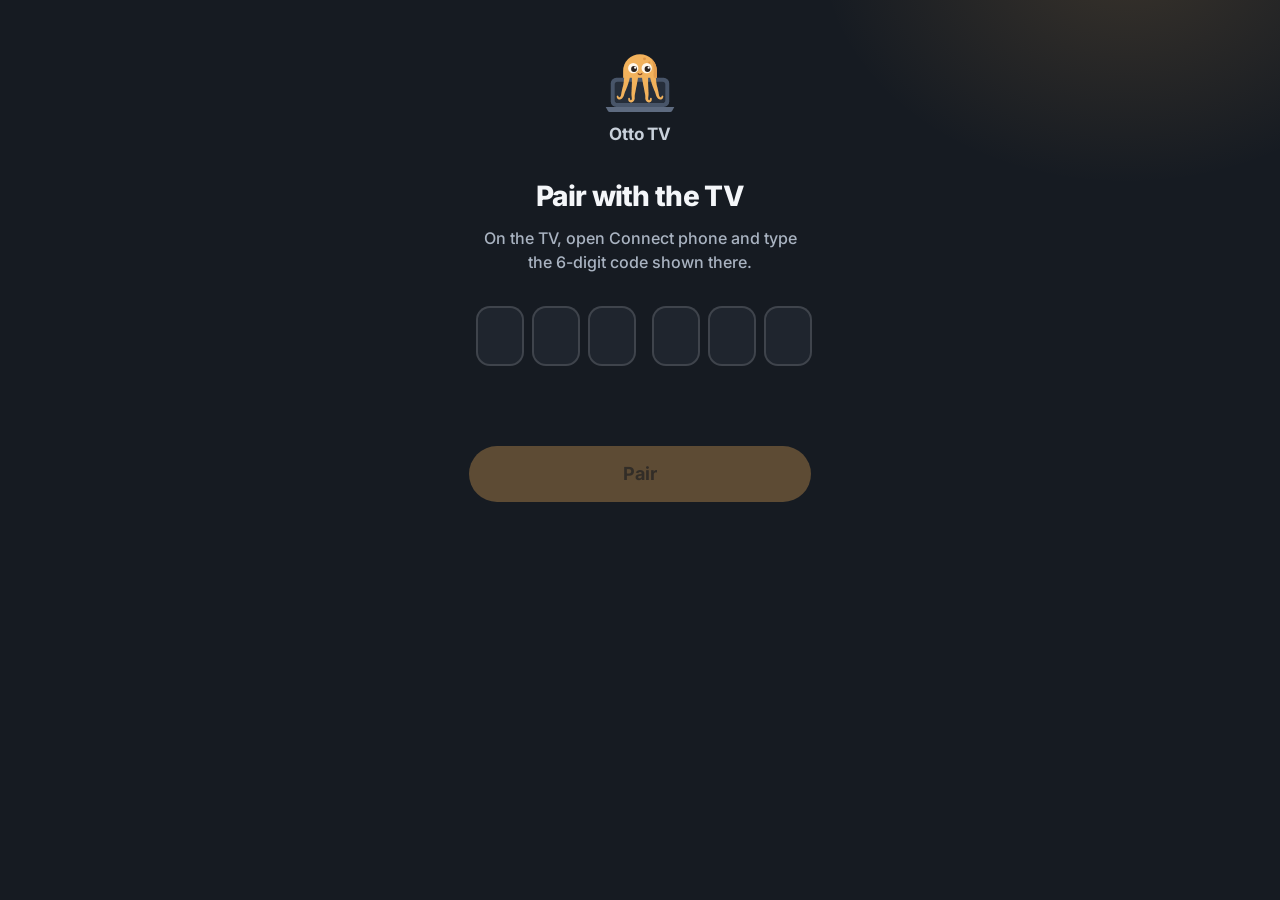
<file: remote/web/static/index.html>
<!doctype html>
<html lang="en">
<head>
<meta charset="utf-8">
<meta name="viewport" content="width=device-width, initial-scale=1, viewport-fit=cover, user-scalable=no">
<meta name="theme-color" content="#161B22">
<meta name="apple-mobile-web-app-capable" content="yes">
<meta name="mobile-web-app-capable" content="yes">
<meta name="apple-mobile-web-app-status-bar-style" content="black-translucent">
<meta name="apple-mobile-web-app-title" content="Otto TV">
<title>Otto TV</title>
<link rel="manifest" href="manifest.webmanifest">
<link rel="icon" href="icon.svg" type="image/svg+xml">
<link rel="apple-touch-icon" href="icon-180.png">
<link rel="stylesheet" href="remote.css">
<script src="remote.js" defer></script>
</head>
<body>

<!-- Pairing: shown until this phone has the TV's token. -->
<main id="pair" class="screen pair" hidden>
  <img class="pair-logo" src="icon.svg" alt="" width="72" height="72">
  <p class="pair-brand">Otto TV</p>
  <h1 data-t="pairTitle">Pair with the TV</h1>
  <p class="pair-hint" data-t="pairHint">On the TV, open Connect phone and type the 6-digit code shown there.</p>
  <form id="pair-form" autocomplete="off">
    <label class="boxes" id="boxes">
      <span class="visually-hidden" data-t="pinLabel">6-digit code</span>
      <span class="box" aria-hidden="true"></span><span class="box" aria-hidden="true"></span><span class="box" aria-hidden="true"></span>
      <span class="box gap" aria-hidden="true"></span><span class="box" aria-hidden="true"></span><span class="box" aria-hidden="true"></span>
      <input id="pin" name="pin" type="text" inputmode="numeric" pattern="[0-9]*" maxlength="6"
             autocomplete="one-time-code" required>
    </label>
    <div class="pair-error-slot">
      <p id="pair-error" class="pair-error" role="alert" hidden>
        <svg viewBox="0 0 24 24" aria-hidden="true"><path id="pair-error-icon" d=""/></svg>
        <span id="pair-error-text"></span>
      </p>
    </div>
    <button id="pair-btn" class="pair-btn" type="submit" data-t="pairButton" aria-disabled="true">Pair</button>
  </form>
</main>

<!-- The remote itself. -->
<main id="remote" class="screen remote" hidden>
  <header class="top">
    <div class="tv">
      <img src="icon.svg" alt="" width="30" height="30">
      <span id="tv-name">Otto TV</span>
      <span id="status-dot" class="dot" aria-hidden="true"></span>
      <span id="status-text" class="visually-hidden"></span>
    </div>
    <div class="top-actions">
      <!-- Shown when the TV runs on a laptop: turns its own screen dark. -->
      <button id="laptop-btn" class="chip" aria-pressed="false" hidden>
        <svg viewBox="0 0 24 24" aria-hidden="true"><path id="laptop-icon" d="M4 5h16v11H4z M2 19.5h20"/></svg>
        <span id="laptop-text" data-t="screenOn">Screen on</span>
      </button>
      <button class="round-btn" data-key="power" data-t-label="power" aria-label="Sleep">
        <svg viewBox="0 0 24 24" aria-hidden="true"><path d="M20 14.5A8 8 0 1 1 9.5 4a6.5 6.5 0 0 0 10.5 10.5z"/></svg>
      </button>
    </div>
  </header>

  <div id="reconnecting" class="banner warn" role="status" hidden>
    <svg viewBox="0 0 24 24" aria-hidden="true"><path d="M20 11a8 8 0 0 0-14.3-4.9L4 8 M4 4v4h4 M4 13a8 8 0 0 0 14.3 4.9L20 16 M20 20v-4h-4"/></svg>
    <span data-t="reconnecting">Reconnecting…</span>
  </div>
  <div id="down" class="banner down" role="alert" hidden>
    <svg viewBox="0 0 24 24" aria-hidden="true"><path class="faint" d="M2.5 9a14 14 0 0 1 19 0 M5.5 12.5a9.5 9.5 0 0 1 13 0 M8.8 16a5 5 0 0 1 6.4 0"/><path d="M12 19.5h.01 M4 3.5l16 17"/></svg>
    <span data-t="noInput">The TV can’t receive commands right now</span>
  </div>

  <div id="body" class="body">
    <!-- Mode: remote -->
    <section id="mode-buttons" class="mode control">
      <div class="dpad" role="group" data-t-label="dpad" aria-label="Directional pad">
        <button class="arrow up" data-key="up" data-hold data-t-label="up" aria-label="Up"><svg viewBox="0 0 24 24" aria-hidden="true"><path d="M6 15l6-6 6 6"/></svg></button>
        <button class="arrow right" data-key="right" data-hold data-t-label="right" aria-label="Right"><svg viewBox="0 0 24 24" aria-hidden="true"><path d="M9 6l6 6-6 6"/></svg></button>
        <button class="arrow down" data-key="down" data-hold data-t-label="down" aria-label="Down"><svg viewBox="0 0 24 24" aria-hidden="true"><path d="M6 9l6 6 6-6"/></svg></button>
        <button class="arrow left" data-key="left" data-hold data-t-label="left" aria-label="Left"><svg viewBox="0 0 24 24" aria-hidden="true"><path d="M15 6l-6 6 6 6"/></svg></button>
        <button class="ok" data-key="ok" data-hold>OK</button>
      </div>

      <div class="nav">
        <button class="key" data-key="back"><svg viewBox="0 0 24 24" aria-hidden="true"><path d="M9 14l-5-5 5-5 M4 9h10.5a5.5 5.5 0 0 1 0 11H11"/></svg><span data-t="back">Back</span></button>
        <button class="key" data-key="home"><svg viewBox="0 0 24 24" aria-hidden="true"><path d="M4 11l8-7 8 7v9h-5.5v-6h-5v6H4z"/></svg><span data-t="home">Home</span></button>
        <button class="key" data-key="menu"><svg viewBox="0 0 24 24" aria-hidden="true"><path d="M4 7h16 M4 12h16 M4 17h16"/></svg><span data-t="menu">Menu</span></button>
        <!-- The TV's quick panel (F2): sound, laptop screen, Wi-Fi, power. -->
        <button id="panel-btn" class="key"><svg viewBox="0 0 24 24" aria-hidden="true"><path d="M4 7h9 M17 7h3 M4 17h3 M11 17h9 M15 4.5v5 M9 14.5v5"/></svg><span data-t="panel">Panel</span></button>
      </div>

      <div class="media">
        <div class="volume" role="group" data-t-label="volume" aria-label="Volume">
          <button data-key="voldown" data-hold data-t-label="voldown" aria-label="Volume down"><svg viewBox="0 0 24 24" aria-hidden="true"><path d="M3 9.5v5h3.5L12 19V5L6.5 9.5H3z M16 12h5"/></svg></button>
          <button data-key="mute" data-t-label="mute" aria-label="Mute"><svg viewBox="0 0 24 24" aria-hidden="true"><path d="M3 9.5v5h3.5L12 19V5L6.5 9.5H3z M16 9.5l5 5 M21 9.5l-5 5"/></svg></button>
          <button data-key="volup" data-hold data-t-label="volup" aria-label="Volume up"><svg viewBox="0 0 24 24" aria-hidden="true"><path d="M3 9.5v5h3.5L12 19V5L6.5 9.5H3z M16 12h5 M18.5 9.5v5"/></svg></button>
        </div>
        <button class="key play" data-key="play" data-t-label="play" aria-label="Play or pause"><svg viewBox="0 0 24 24" aria-hidden="true"><path d="M4 5.5v13l8-6.5z M15.5 5.5v13 M20 5.5v13"/></svg></button>
      </div>
    </section>

    <!-- Mode: touchpad -->
    <section id="mode-touchpad" class="mode touch" hidden>
      <div id="pad" class="pad" role="application" aria-label="Touchpad">
        <div class="pad-hint">
          <svg viewBox="0 0 24 24" aria-hidden="true"><path d="M9 11V5.5a1.5 1.5 0 0 1 3 0V10 M12 9.5a1.5 1.5 0 0 1 3 0V11 M15 10.5a1.5 1.5 0 0 1 3 0V15a6 6 0 0 1-6 6h-1a5 5 0 0 1-4.2-2.3L4.5 15a1.5 1.5 0 0 1 2.4-1.8L9 15"/></svg>
          <p data-t="padHint">Drag to move. Tap to click. Two fingers to scroll, tap with two to go back.</p>
        </div>
        <span id="touch" class="touch-dot" aria-hidden="true"></span>
      </div>
    </section>

    <!-- Mode: keyboard -->
    <section id="mode-keyboard" class="mode type" hidden>
      <label class="field">
        <span class="visually-hidden" data-t="typeLabel">Text for the TV</span>
        <textarea id="typing" autocomplete="off" autocorrect="off" autocapitalize="off"
                  spellcheck="false" enterkeyhint="send" rows="3"></textarea>
        <span id="typing-hint" class="field-hint" aria-hidden="true" data-t="typeHint">What you type shows up on the TV.</span>
      </label>
      <div class="keys">
        <button class="key" data-key="backspace"><svg viewBox="0 0 24 24" aria-hidden="true"><path d="M9 5h11v14H9l-6-7z M12 9.5l5 5 M17 9.5l-5 5"/></svg><span data-t="erase">Erase</span></button>
        <button class="key" data-key="space"><svg viewBox="0 0 24 24" aria-hidden="true"><path d="M4 10v4h16v-4"/></svg><span data-t="space">Space</span></button>
        <button class="key accent" data-key="enter"><svg viewBox="0 0 24 24" aria-hidden="true"><path d="M20 5v6a3 3 0 0 1-3 3H5 M9 10l-4 4 4 4"/></svg><span data-t="enter">Enter</span></button>
      </div>
      <p id="type-note" class="notice" role="status" hidden>
        <svg viewBox="0 0 24 24" aria-hidden="true"><path d="M21 12a9 9 0 1 1-18 0a9 9 0 1 1 18 0z M12 11v5.5 M12 7.5h.01"/></svg>
        <span data-t="skipped">Some characters can’t be typed on the TV and were skipped.</span>
      </p>
    </section>
  </div>

  <div id="toast" class="toast" role="status" aria-live="polite"><span id="toast-text"></span></div>

  <nav class="tabs" role="tablist" data-t-label="modes" aria-label="Remote modes">
    <button role="tab" data-mode="buttons" aria-selected="true"><svg viewBox="0 0 24 24" aria-hidden="true"><path d="M12 3a9 9 0 1 1 0 18a9 9 0 1 1 0-18z M12 7l-2.2 2.4h4.4z M12 17l-2.2-2.4h4.4z M7 12l2.4-2.2v4.4z M17 12l-2.4-2.2v4.4z"/></svg><span data-t="tabButtons">Remote</span></button>
    <button role="tab" data-mode="touchpad" aria-selected="false"><svg viewBox="0 0 24 24" aria-hidden="true"><path d="M3.5 6a2 2 0 0 1 2-2h13a2 2 0 0 1 2 2v12a2 2 0 0 1-2 2h-13a2 2 0 0 1-2-2z M12 13.5a1.5 1.5 0 1 0 0-3a1.5 1.5 0 1 0 0 3z"/></svg><span data-t="tabTouchpad">Touchpad</span></button>
    <button role="tab" data-mode="keyboard" aria-selected="false"><svg viewBox="0 0 24 24" aria-hidden="true"><path d="M4 6.5h16a2 2 0 0 1 2 2v7a2 2 0 0 1-2 2H4a2 2 0 0 1-2-2v-7a2 2 0 0 1 2-2z M6 10h.01 M10 10h.01 M14 10h.01 M18 10h.01 M8 14h8"/></svg><span data-t="tabKeyboard">Keyboard</span></button>
  </nav>
</main>

</body>
</html>
</file>
<file: remote/web/static/remote.css>
/* Phone remote (design: Remote, 390x844). Sizes follow the design at that
   size; the D-pad shrinks on narrow or short phones. No inline styles: the
   page's CSP. */
@font-face {
  font-family: Inter;
  src: url(inter.woff2) format("woff2");
  font-weight: 100 900;
}
:root {
  --night: #161B22;
  --text: #F4F6F9;
  --muted: #A9B3C1;
  --faint: #8E99A8;
  --amber: #F2B25C;
  --amber-hot: #E3A24F;
  --amber-soft: #F6CF95;
  --red: #F28B82;
  --ink: #15191F;
  --key: #222933;
  --key-hot: #2F3744;
  --well: #1F252E;
  --line: rgba(255, 255, 255, 0.08);
  --top: max(env(safe-area-inset-top), 12px);
  --bottom: max(env(safe-area-inset-bottom), 16px);
  --dpad: min(320px, calc(100vw - 48px), calc(100dvh - 430px));
  color-scheme: dark;
}
* { box-sizing: border-box; }
[hidden] { display: none !important; }
html, body { height: 100%; }
body {
  margin: 0;
  background: radial-gradient(440px 340px at 88% -6%, rgba(242, 178, 92, 0.16), rgba(242, 178, 92, 0) 70%), var(--night);
  background-attachment: fixed;
  color: var(--text);
  font-family: Inter, -apple-system, BlinkMacSystemFont, "Segoe UI", Roboto, system-ui, sans-serif;
  -webkit-tap-highlight-color: transparent;
  -webkit-user-select: none;
  user-select: none;
  overscroll-behavior: none;
}
button { font-family: inherit; color: inherit; }
svg { fill: none; stroke: currentColor; stroke-linecap: round; stroke-linejoin: round; }
.visually-hidden {
  position: absolute;
  width: 1px;
  height: 1px;
  overflow: hidden;
  clip: rect(0 0 0 0);
  white-space: nowrap;
}
.screen { min-height: 100%; }

/* --- Pairing -------------------------------------------------------------------- */
.pair {
  padding: calc(var(--top) + 32px) 24px calc(var(--bottom) + 18px);
  display: flex;
  flex-direction: column;
  align-items: center;
  text-align: center;
}
.pair-logo { display: block; }
.pair-brand { margin: 8px 0 0; font-size: 17px; font-weight: 700; letter-spacing: -0.01em; color: #C9D1DB; }
.pair h1 { margin: 36px 0 0; font-size: 28px; font-weight: 800; line-height: 1.2; letter-spacing: -0.025em; }
.pair-hint { margin: 12px 0 0; max-width: 320px; font-size: 16px; font-weight: 500; line-height: 1.5; color: var(--muted); }
#pair-form { width: 100%; max-width: 342px; display: flex; flex-direction: column; align-items: center; }
.boxes { position: relative; margin-top: 32px; display: flex; cursor: text; }
.box {
  position: relative;
  display: flex;
  align-items: center;
  justify-content: center;
  width: 48px;
  height: 60px;
  margin-left: 8px;
  border-radius: 14px;
  background: var(--well);
  border: 2px solid rgba(255, 255, 255, 0.14);
  font-size: 30px;
  font-weight: 700;
  font-variant-numeric: tabular-nums;
}
.box:first-of-type { margin-left: 0; }
.box.gap { margin-left: 16px; }
.box.filled { background: #262D38; }
.box.active { border-color: var(--amber); }
.box.active::after {
  content: "";
  position: absolute;
  left: 50%;
  top: 15px;
  width: 2px;
  height: 26px;
  margin-left: -1px;
  border-radius: 1px;
  background: var(--amber);
  animation: caret 1s steps(1) infinite;
}
@keyframes caret { 50% { opacity: 0; } }
.boxes.bad .box { border-color: var(--red); }
/* The real input sits over the boxes, invisible: the phone's keyboard and
   one-time-code autofill still work. */
#pin {
  position: absolute;
  inset: 0;
  width: 100%;
  height: 100%;
  margin: 0;
  padding: 0;
  border: 0;
  background: transparent;
  color: transparent;
  caret-color: transparent;
  font-size: 16px;
  opacity: 0;
}
.pair-error-slot { margin-top: 16px; min-height: 52px; display: flex; justify-content: center; }
.pair-error {
  margin: 0;
  max-width: 330px;
  display: flex;
  align-items: flex-start;
  gap: 8px;
  text-align: left;
  font-size: 15px;
  font-weight: 600;
  line-height: 1.45;
  color: var(--red);
}
.pair-error svg { flex: none; width: 20px; height: 20px; margin-top: 1px; stroke-width: 2.2; }
.pair-btn {
  margin-top: 12px;
  width: 100%;
  height: 56px;
  border: 0;
  border-radius: 28px;
  background: rgba(242, 178, 92, 0.32);
  color: rgba(21, 25, 31, 0.6);
  font-size: 18px;
  font-weight: 700;
  cursor: pointer;
  transition: transform 120ms ease-out;
}
.pair-btn[aria-disabled="false"] { background: var(--amber); color: var(--ink); }
.pair-btn.pressed { transform: scale(0.96); background: var(--amber-hot); }

/* --- Remote ---------------------------------------------------------------------- */
.remote {
  height: 100%;
  min-height: 0;
  padding: var(--top) 24px var(--bottom);
  display: flex;
  flex-direction: column;
}
.top { flex: none; height: 56px; display: flex; align-items: center; justify-content: space-between; }
.tv { display: flex; align-items: center; gap: 8px; min-width: 0; }
.tv img { display: block; flex: none; }
#tv-name { font-size: 18px; font-weight: 700; letter-spacing: -0.015em; white-space: nowrap; overflow: hidden; text-overflow: ellipsis; }
.dot { flex: none; width: 10px; height: 10px; border-radius: 5px; background: #4CC38A; box-shadow: 0 0 0 3px rgba(76, 195, 138, 0.22); }
.dot.warn { background: var(--amber); box-shadow: 0 0 0 3px rgba(242, 178, 92, 0.22); }
.dot.down { background: var(--red); box-shadow: 0 0 0 3px rgba(242, 139, 130, 0.22); }
.top-actions { display: flex; align-items: center; gap: 8px; }
.chip, .round-btn {
  display: flex;
  align-items: center;
  height: 48px;
  border: 1px solid var(--line);
  border-radius: 24px;
  background: var(--key);
  cursor: pointer;
  transition: transform 120ms ease-out;
}
.chip { gap: 8px; padding: 0 14px; font-size: 15px; font-weight: 600; color: var(--text); white-space: nowrap; }
.chip[aria-pressed="true"] { color: var(--muted); }
.chip svg { width: 20px; height: 20px; stroke-width: 2; }
.round-btn { justify-content: center; width: 48px; padding: 0; color: #DCE2E9; }
.round-btn svg { width: 22px; height: 22px; stroke-width: 2; }

.banner {
  flex: none;
  margin-top: 8px;
  border-radius: 22px;
  display: flex;
  align-items: center;
  font-weight: 600;
}
.banner svg { flex: none; stroke-width: 2.2; }
.banner.warn {
  height: 44px;
  padding: 0 16px;
  justify-content: center;
  gap: 10px;
  background: rgba(242, 178, 92, 0.14);
  border: 1px solid rgba(242, 178, 92, 0.35);
  font-size: 15px;
  color: var(--amber-soft);
}
.banner.warn svg { width: 20px; height: 20px; animation: spin 1.2s linear infinite; }
@keyframes spin { to { transform: rotate(360deg); } }
.banner.down {
  min-height: 76px;
  padding: 14px 18px;
  gap: 12px;
  background: rgba(242, 139, 130, 0.12);
  border: 1px solid rgba(242, 139, 130, 0.38);
  font-size: 16px;
  line-height: 1.4;
  color: var(--text);
}
.banner.down svg { width: 24px; height: 24px; stroke: var(--red); }
.banner.down .faint { stroke-opacity: 0.5; }

.body { flex: 1; min-height: 0; display: flex; flex-direction: column; padding: 12px 0 16px; transition: opacity 200ms ease-out; }
.body.dim { opacity: 0.35; pointer-events: none; }
.mode { flex: 1; min-height: 0; display: flex; flex-direction: column; }

/* Keys: what a press looks like. */
.key, .volume button, .arrow, .ok { cursor: pointer; transition: transform 120ms ease-out, background-color 120ms ease-out; }
.pressed { transform: scale(0.96); }

/* Remote tab: D-pad, then Back/Home/Menu, then volume and play. */
.control { justify-content: center; gap: 28px; }
.dpad {
  position: relative;
  flex: none;
  align-self: center;
  width: var(--dpad);
  height: var(--dpad);
  border-radius: 50%;
  background: radial-gradient(circle at 50% 30%, #262D38 0%, #1F252E 70%);
  border: 1px solid var(--line);
}
.arrow {
  position: absolute;
  width: 31.25%;
  height: 31.25%;
  padding: 0;
  border: 0;
  border-radius: 50%;
  background: rgba(255, 255, 255, 0);
  color: #DCE2E9;
  display: flex;
  align-items: center;
  justify-content: center;
}
.arrow svg { width: 32px; height: 32px; stroke-width: 2.6; }
.arrow.pressed { background: rgba(255, 255, 255, 0.1); }
.arrow.up { left: 34.375%; top: 1.875%; }
.arrow.down { left: 34.375%; top: 66.875%; }
.arrow.left { left: 1.875%; top: 34.375%; }
.arrow.right { left: 66.875%; top: 34.375%; }
.ok {
  position: absolute;
  left: 30.625%;
  top: 30.625%;
  width: 38.75%;
  height: 38.75%;
  padding: 0;
  border: 0;
  border-radius: 50%;
  background: var(--amber);
  color: var(--ink);
  font-size: 24px;
  font-weight: 800;
  letter-spacing: 0.02em;
  box-shadow: 0 8px 20px rgba(0, 0, 0, 0.35);
}
.ok.pressed { background: var(--amber-hot); }

.nav { flex: none; display: grid; grid-template-columns: repeat(4, minmax(0, 1fr)); gap: 10px; }
/* Four across: the label goes under the icon. */
.nav .key { flex-direction: column; gap: 3px; font-size: 12.5px; }
.media { flex: none; display: flex; gap: 10px; margin-top: -16px; }
.key {
  height: 56px;
  border: 1px solid rgba(255, 255, 255, 0.06);
  border-radius: 18px;
  background: var(--key);
  color: var(--text);
  font-size: 15px;
  font-weight: 600;
  display: flex;
  align-items: center;
  justify-content: center;
  gap: 8px;
}
.key svg { width: 20px; height: 20px; stroke-width: 2.2; }
.key.pressed { background: var(--key-hot); }
.volume {
  flex: none;
  width: 232px;
  max-width: 64%;
  height: 56px;
  border-radius: 18px;
  background: var(--key);
  border: 1px solid rgba(255, 255, 255, 0.06);
  display: grid;
  grid-template-columns: repeat(3, minmax(0, 1fr));
  overflow: hidden;
}
.volume button { height: 54px; padding: 0; border: 0; background: rgba(255, 255, 255, 0); display: flex; align-items: center; justify-content: center; }
.volume button svg { width: 24px; height: 24px; stroke-width: 2.1; }
.volume button.pressed { transform: none; background: rgba(255, 255, 255, 0.1); }
.play { flex: 1; }
.play svg { width: 26px; height: 26px; stroke-width: 2.1; }

/* Touchpad tab. */
.pad {
  position: relative;
  flex: 1;
  min-height: 0;
  border-radius: 28px;
  background: radial-gradient(rgba(255, 255, 255, 0.07) 1.2px, rgba(255, 255, 255, 0) 1.6px) 0 0 / 22px 22px, var(--well);
  border: 1px solid var(--line);
  overflow: hidden;
  touch-action: none;
}
.pad-hint {
  position: absolute;
  left: 36px;
  right: 36px;
  top: 50%;
  transform: translateY(-50%);
  display: flex;
  flex-direction: column;
  align-items: center;
  gap: 14px;
  text-align: center;
  pointer-events: none;
  transition: opacity 160ms ease-out;
}
.pad.active .pad-hint { opacity: 0; }
.pad-hint svg { width: 36px; height: 36px; stroke: var(--faint); stroke-width: 1.8; }
.pad-hint p { margin: 0; font-size: 16px; font-weight: 500; line-height: 1.55; color: var(--muted); }
.touch-dot {
  position: absolute;
  left: 0;
  top: 0;
  width: 48px;
  height: 48px;
  margin: -24px 0 0 -24px;
  border-radius: 24px;
  background: rgba(242, 178, 92, 0.22);
  border: 2px solid var(--amber);
  opacity: 0;
  pointer-events: none;
}
.pad.active .touch-dot { opacity: 1; }

/* Keyboard tab. */
.field { position: relative; display: block; flex: none; height: 148px; }
#typing {
  display: block;
  width: 100%;
  height: 148px;
  margin: 0;
  padding: 16px 18px;
  border-radius: 22px;
  background: var(--well);
  border: 2px solid rgba(255, 255, 255, 0.14);
  color: var(--text);
  font-family: inherit;
  font-size: 18px;
  font-weight: 500;
  line-height: 1.45;
  resize: none;
  outline: none;
  -webkit-user-select: text;
  user-select: text;
}
#typing:focus { border-color: var(--amber); }
.field-hint {
  position: absolute;
  left: 20px;
  top: 18px;
  right: 20px;
  font-size: 18px;
  font-weight: 500;
  line-height: 1.45;
  color: var(--faint);
  pointer-events: none;
}
.keys { flex: none; margin-top: 16px; display: grid; grid-template-columns: minmax(0, 1fr) minmax(0, 1.25fr) minmax(0, 1fr); gap: 10px; }
.keys .key { font-weight: 700; }
.key.accent { background: var(--amber); color: var(--ink); border-color: transparent; }
.key.accent.pressed { background: var(--amber-hot); }
.notice {
  flex: none;
  margin: 16px 0 0;
  padding: 14px 16px;
  border-radius: 18px;
  background: rgba(242, 178, 92, 0.12);
  border: 1px solid rgba(242, 178, 92, 0.32);
  display: flex;
  align-items: flex-start;
  gap: 10px;
  font-size: 15px;
  font-weight: 600;
  line-height: 1.45;
  color: var(--amber-soft);
}
.notice svg { flex: none; width: 20px; height: 20px; margin-top: 1px; stroke-width: 2.2; }

/* A short note above the tabs. */
.toast {
  position: fixed;
  left: 24px;
  right: 24px;
  bottom: calc(var(--bottom) + 80px);
  display: flex;
  justify-content: center;
  pointer-events: none;
  opacity: 0;
  transform: translateY(8px);
  transition: opacity 160ms ease-out, transform 160ms ease-out;
}
.toast.on { opacity: 1; transform: none; }
.toast span {
  max-width: 100%;
  padding: 11px 18px;
  border-radius: 22px;
  background: #2A313C;
  border: 1px solid rgba(255, 255, 255, 0.1);
  font-size: 15px;
  font-weight: 600;
  line-height: 1.4;
  text-align: center;
}

.tabs {
  flex: none;
  height: 64px;
  padding: 6px;
  border-radius: 26px;
  background: #1D232C;
  border: 1px solid var(--line);
  display: grid;
  grid-template-columns: repeat(3, minmax(0, 1fr));
  gap: 6px;
}
.tabs button {
  height: 52px;
  border: 0;
  border-radius: 20px;
  background: rgba(255, 255, 255, 0);
  color: var(--muted);
  font-size: 15px;
  font-weight: 700;
  cursor: pointer;
  display: flex;
  align-items: center;
  justify-content: center;
  gap: 7px;
}
.tabs button svg { width: 20px; height: 20px; stroke-width: 2.1; }
.tabs button[aria-selected="true"] { background: rgba(242, 178, 92, 0.16); color: var(--amber-soft); }

@media (prefers-reduced-motion: reduce) {
  *, *::after { transition: none !important; animation: none !important; }
}
</file>
